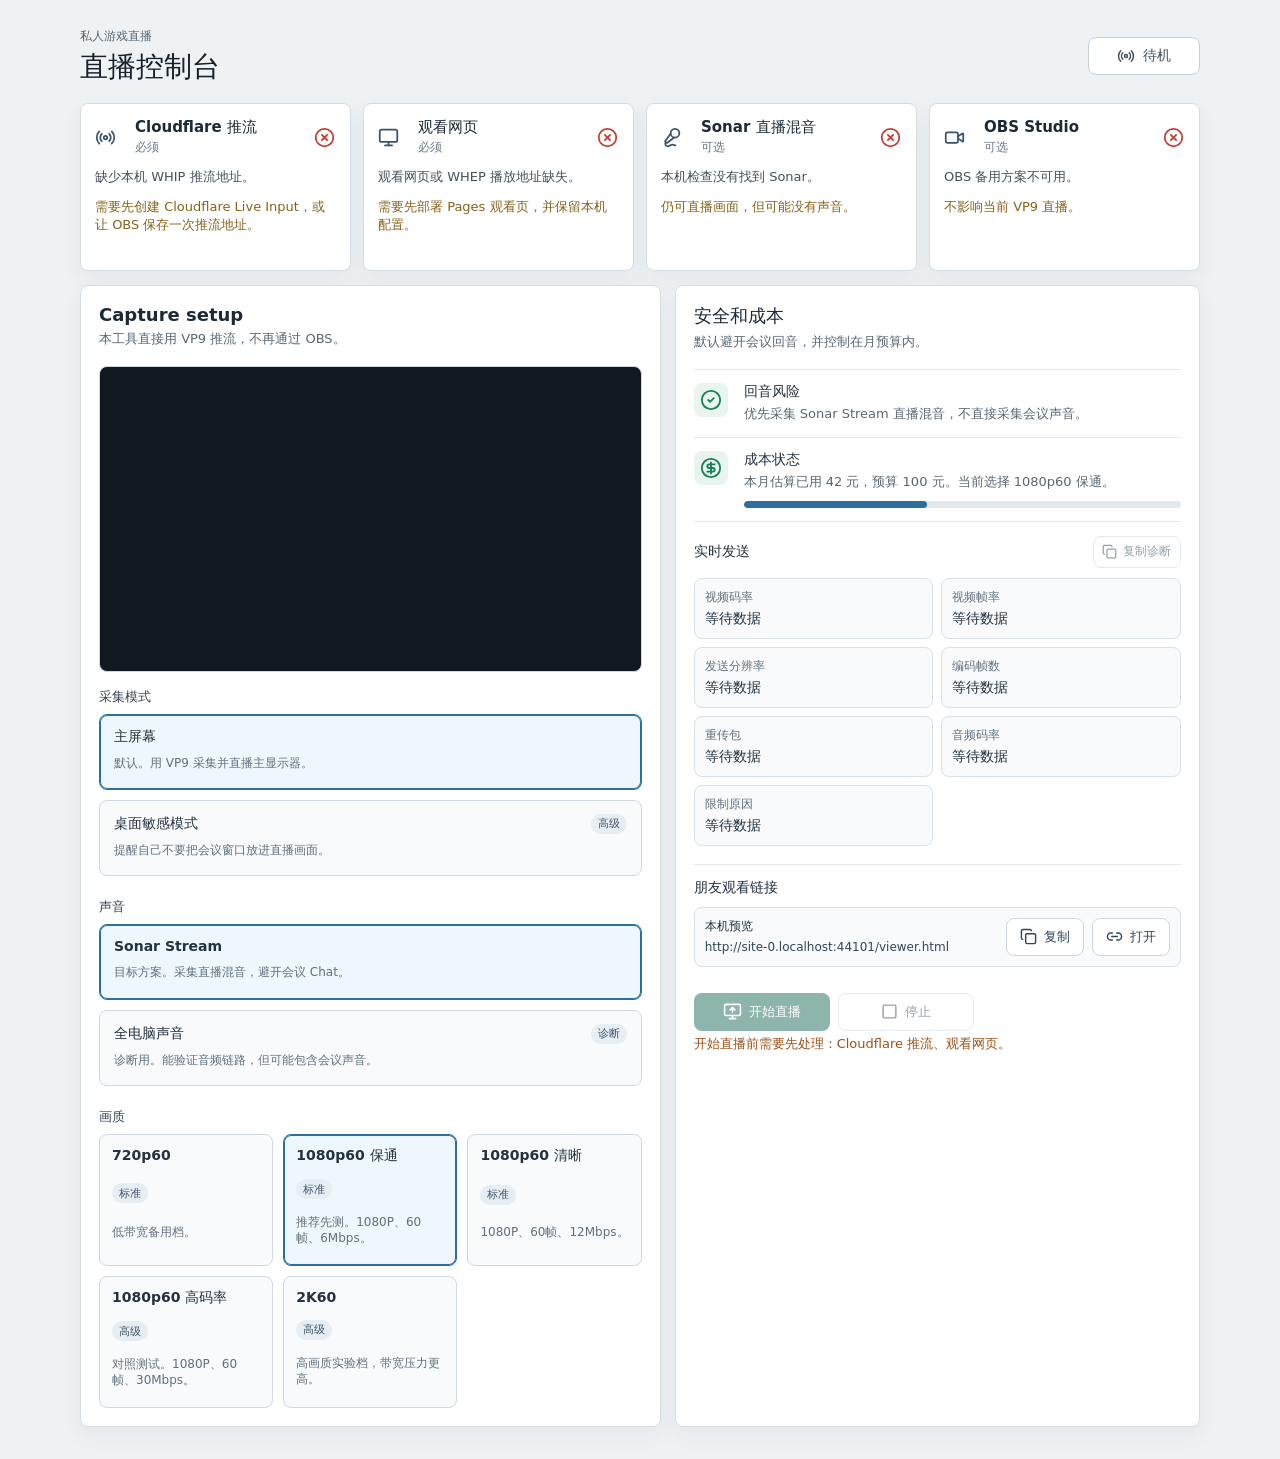
<file: index.html>
<!doctype html>
<html lang="zh-CN">
  <head>
    <meta charset="UTF-8" />
    <meta name="viewport" content="width=device-width, initial-scale=1.0" />
    <title>Private Game Live Tool</title>
    <script type="module" crossorigin src="./assets/app-BCI2OCUC.js"></script>
    <link rel="modulepreload" crossorigin href="./assets/modulepreload-polyfill-B5Qt9EMX.js">
    <link rel="stylesheet" crossorigin href="./assets/app-CNe_zzTk.css">
  </head>
  <body>
    <div id="root"></div>
  </body>
</html>
</file>
<file: assets/app-CNe_zzTk.css>
:root{color:#1f2933;background:#eef2f5;font-family:Inter,ui-sans-serif,system-ui,-apple-system,BlinkMacSystemFont,Segoe UI,sans-serif;font-synthesis:none;text-rendering:optimizeLegibility}*{box-sizing:border-box}body{margin:0;min-width:960px;min-height:640px;background:#eef2f5}button{font:inherit}.app-shell{width:min(1120px,calc(100vw - 40px));margin:0 auto;padding:28px 0 32px}.app-header{display:flex;align-items:center;justify-content:space-between;gap:24px;margin-bottom:20px}.eyebrow{margin:0 0 6px;color:#596672;font-size:12px;font-weight:700;letter-spacing:0;text-transform:uppercase}h1,h2,h3,p{margin:0}h1{color:#16202a;font-size:28px;font-weight:720;line-height:1.15}.stream-pill{display:inline-flex;align-items:center;justify-content:center;gap:8px;min-width:112px;height:38px;border:1px solid #c7d0d9;border-radius:8px;background:#fff;color:#42505c;font-size:14px;font-weight:700}.stream-pill.is-live{border-color:#b42318;background:#fff4f2;color:#b42318}.notice{margin-bottom:14px;padding:10px 12px;border:1px solid #e6c875;border-radius:8px;background:#fff8df;color:#71550b;font-size:13px}.dependency-grid{display:grid;grid-template-columns:repeat(4,minmax(0,1fr));gap:12px;margin-bottom:14px}.dependency-card,.panel{border:1px solid #d5dde5;border-radius:8px;background:#fff;box-shadow:0 8px 22px #23303d0f}.dependency-card{min-height:168px;padding:14px}.card-title-row{display:grid;grid-template-columns:30px minmax(0,1fr) 22px;align-items:center;gap:10px}.card-title-row h2{overflow:hidden;color:#1d2935;font-size:15px;font-weight:720;line-height:1.25;text-overflow:ellipsis;white-space:nowrap}.card-title-row p{margin-top:2px;color:#687684;font-size:12px}.dependency-icon{color:#38546d}.status-ok{color:#16805b}.status-bad{color:#c23b2e}.dependency-detail,.dependency-action{margin-top:12px;color:#42505c;font-size:13px;line-height:1.38}.dependency-action{color:#84621a}.content-grid{display:grid;grid-template-columns:minmax(0,1.05fr) minmax(0,.95fr);gap:14px}.panel{padding:18px}.panel-heading{margin-bottom:18px}.panel-heading h2{color:#1d2935;font-size:18px;font-weight:720}.panel-heading p{margin-top:5px;color:#596672;font-size:13px;line-height:1.4}.field-group+.field-group{margin-top:22px}.preview-wrap{overflow:hidden;width:100%;aspect-ratio:16 / 9;margin-bottom:16px;border:1px solid #cfd8e1;border-radius:8px;background:#101820}.preview-wrap video{display:block;width:100%;height:100%;object-fit:contain}.publisher-message{margin:0 0 12px;color:#42505c;font-size:13px;line-height:1.4}.publisher-message.error{color:#b42318}.field-label{margin-bottom:8px;color:#344252;font-size:13px;font-weight:720}.option-list{display:grid;gap:10px}.option-button,.quality-button{border:1px solid #cfd8e1;border-radius:8px;background:#f8fafb;color:#24313e;cursor:pointer;text-align:left}.option-button{display:grid;gap:5px;min-height:76px;padding:13px 14px}.option-button span{display:flex;align-items:center;justify-content:space-between;gap:12px}.option-button strong,.quality-button strong{font-size:14px}.option-button small,.quality-button small{color:#61707e;font-size:12px;line-height:1.35}em,.quality-button span{display:inline-flex;align-items:center;width:fit-content;min-height:20px;padding:2px 7px;border-radius:999px;background:#e6edf3;color:#43566a;font-size:11px;font-style:normal;font-weight:700}.option-button.selected,.quality-button.selected{border-color:#2d6f9f;background:#eef7fb;box-shadow:inset 0 0 0 1px #2d6f9f}.quality-grid{display:grid;grid-template-columns:repeat(3,minmax(0,1fr));gap:10px}.quality-button{display:grid;gap:8px;min-height:132px;padding:12px}.status-row{display:grid;grid-template-columns:38px minmax(0,1fr);gap:12px;padding:13px 0;border-top:1px solid #e4e9ee}.status-row:first-of-type{border-top:0;padding-top:0}.status-icon-wrap{display:flex;align-items:center;justify-content:center;width:34px;height:34px;border-radius:8px;background:#eaf4ef;color:#16805b}.status-row.warning .status-icon-wrap{background:#fff2d8;color:#a26208}.status-row h3,.viewer-block h3{color:#25313d;font-size:14px;font-weight:720}.status-row p,.viewer-block p,.blocker-text{margin-top:4px;color:#596672;font-size:13px;line-height:1.4}.meter{overflow:hidden;width:100%;height:7px;margin-top:10px;border-radius:999px;background:#e4e9ee}.meter span{display:block;height:100%;border-radius:inherit;background:#2d6f9f}.status-row.warning .meter span{background:#c7821d}.stats-card{padding:14px 0;border-top:1px solid #e4e9ee}.stats-heading{display:flex;align-items:center;justify-content:space-between;gap:10px}.stats-card h3{color:#25313d;font-size:14px;font-weight:720}.stats-heading button{display:inline-flex;align-items:center;justify-content:center;gap:6px;min-width:88px;height:32px;border:1px solid #cfd8e1;border-radius:8px;background:#fff;color:#2d455b;cursor:pointer;font-size:12px;font-weight:720}.stats-grid{display:grid;grid-template-columns:repeat(2,minmax(0,1fr));gap:8px;margin-top:10px}.stat-value{min-height:58px;padding:10px;border:1px solid #d9e1e8;border-radius:8px;background:#f8fafb}.stat-value span,.stat-value strong{display:block;overflow:hidden;text-overflow:ellipsis;white-space:nowrap}.stat-value span{color:#63717f;font-size:12px}.stat-value strong{margin-top:4px;color:#23313f;font-size:14px;font-weight:720}.viewer-block{margin-top:4px;padding:14px 0;border-top:1px solid #e4e9ee}.viewer-block-header{display:flex;align-items:center;justify-content:space-between;gap:12px}.viewer-list{display:grid;gap:9px;margin-top:10px}.viewer-link-row{display:grid;grid-template-columns:minmax(0,1fr) auto;align-items:center;gap:12px;padding:10px;border:1px solid #d9e1e8;border-radius:8px;background:#f8fafb}.viewer-link-copy{min-width:0}.viewer-link-copy span{display:block;color:#25313d;font-size:12px;font-weight:720}.viewer-link-copy p{overflow:hidden;margin-top:4px;color:#31475a;font-size:12px;text-overflow:ellipsis;white-space:nowrap}.viewer-actions,.transport-row{display:flex;align-items:center;gap:8px}.viewer-actions button,.primary-button,.stop-button{display:inline-flex;align-items:center;justify-content:center;gap:7px;height:38px;border-radius:8px;cursor:pointer;font-size:13px;font-weight:720}.viewer-actions button{min-width:78px;border:1px solid #cfd8e1;background:#fff;color:#2d455b}.transport-row{margin-top:12px}.primary-button,.stop-button{min-width:136px;border:1px solid transparent;padding:0 16px}.primary-button{background:#1d6d5d;color:#fff}.stop-button{border-color:#cfd8e1;background:#fff;color:#344252}button:disabled{cursor:not-allowed;opacity:.5}.blocker-text{color:#9d4f13}
</file>
